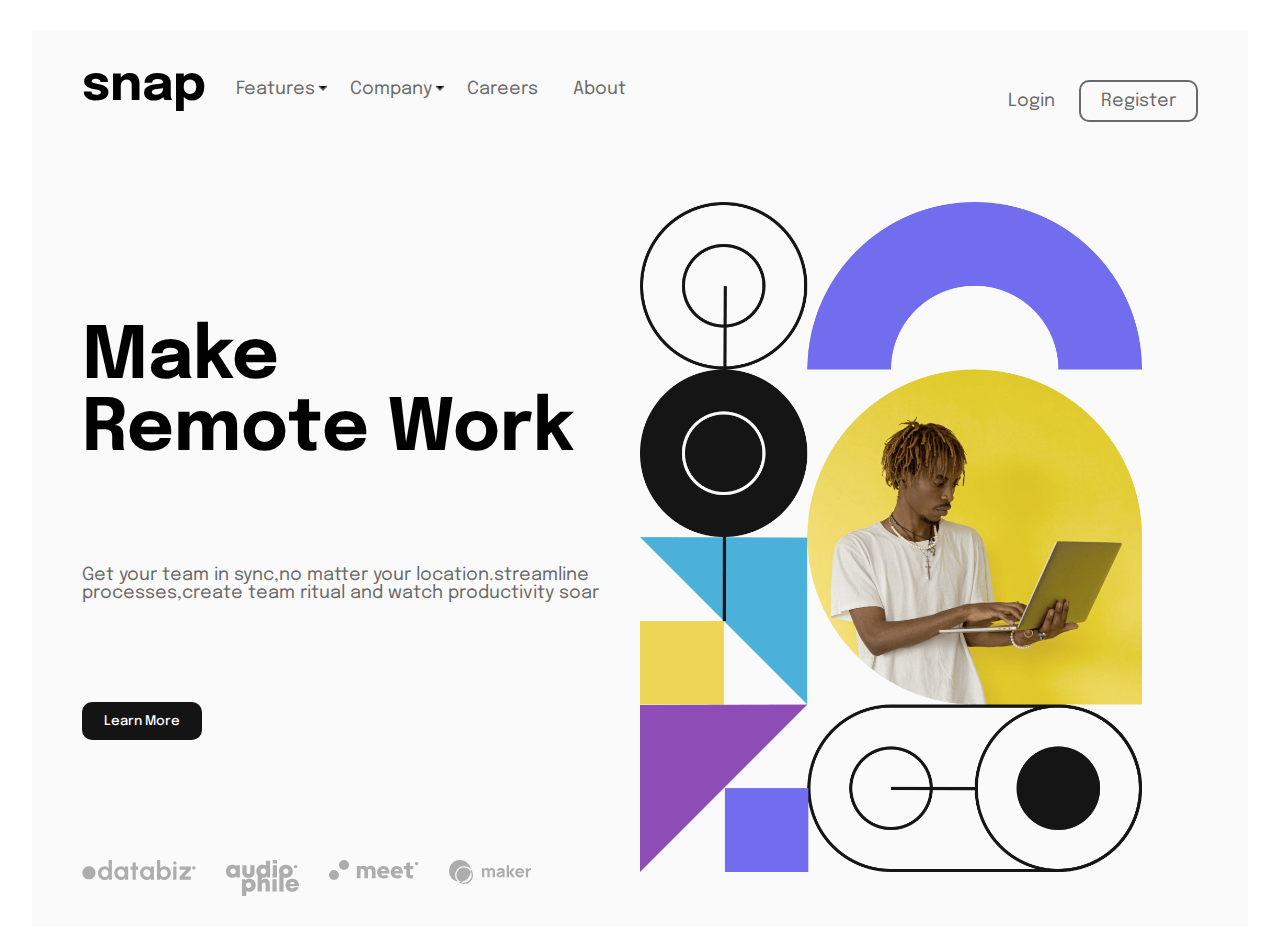
<file: index.html>
<!DOCTYPE html>
<html lang="en">
<head>
  <meta charset="UTF-8">
  <meta http-equiv="X-UA-Compatible" content="IE=edge">
  <meta name="viewport" content="width=device-width, initial-scale=1.0">
  <link rel="stylesheet" href="style.css">
  <link href="https://fonts.googleapis.com/css2?family=Epilogue:ital,wght@0,500;0,700;1,500;1,700&family=Outfit:wght@400;700&display=swap" rel="stylesheet">
  <title>Intro Section with Dropdown Navigation</title>
</head>
<body>
  <div class="container">
    <header id="header">
      <div class="logo">snap</div>
      <img class="menu button" style="clear:both;" src="images/icon-menu.svg">
      <img class="cross-menu button" style="clear:both;" src="images/icon-close-menu.svg">
      <nav>
        <ul>
          <li class="list1"><a href="#">Features</a><svg width="10" height="6" xmlns="http://www.w3.org/2000/svg"><path stroke="#686868" stroke-width="1.5" fill="currentColor" d="m1 1 4 4 4-4"/></svg>
          <ul class="subList1">
            <li><svg width="14" height="16" xmlns="http://www.w3.org/2000/svg"><path d="M14 3v12a1 1 0 0 1-1 1H1a1 1 0 0 1-1-1V3a1 1 0 0 1 1-1h1V1a1 1 0 1 1 2 0v1h2V1a1 1 0 1 1 2 0v1h2V1a1 1 0 0 1 2 0v1h1a1 1 0 0 1 1 1Zm-2 3H2v1h10V6Zm0 3H2v1h10V9Zm0 3H2v1h10v-1Z" fill="#726CEE"/></svg><a href="#">Todo List</a></li>
            <li><svg width="16" height="16" xmlns="http://www.w3.org/2000/svg"><path d="M12.667 8.667h-4v4h4v-4ZM11.334 0v1.333H4.667V0h-2v1.333h-1C.75 1.333 0 2.083 0 3v11.333C0 15.25.75 16 1.667 16h12.667C15.25 16 16 15.25 16 14.333V3c0-.917-.75-1.667-1.666-1.667h-1V0h-2Zm3 14.333H1.667V5.5h12.667v8.833Z" fill="#4BB1DA"/></svg><a href="#">Calender</a></li>
            <li><svg width="13" height="17" xmlns="http://www.w3.org/2000/svg"><path d="M6.408 13.916c-3.313 0-6-1.343-6-3 0-.612.371-1.18 1-1.654V7.916a5 5 0 0 1 3.041-4.6 2 2 0 0 1 3.507-1.664 2 2 0 0 1 .411 1.664 5.002 5.002 0 0 1 3.041 4.6v1.346c.629.474 1 1.042 1 1.654 0 1.657-2.687 3-6 3Zm0 1c.694 0 1.352-.066 1.984-.16.004.054.016.105.016.16a2 2 0 0 1-4 0c0-.055.012-.106.016-.16.633.094 1.29.16 1.984.16Z" fill="#EDD556"/></svg><a href="#">Remainders</a></li>
            <li><svg width="16" height="16" xmlns="http://www.w3.org/2000/svg"><path d="M8 0a8 8 0 1 1 0 16A8 8 0 0 1 8 0Zm0 2.133a5.867 5.867 0 1 0 0 11.734A5.867 5.867 0 0 0 8 2.133ZM8 3.2a4.8 4.8 0 1 1 0 9.6 4.8 4.8 0 0 1 0-9.6Zm-.533 2.667a.533.533 0 0 0-.534.533v2.133c0 .295.24.534.534.534h3.2a.533.533 0 0 0 0-1.067H8V6.4a.533.533 0 0 0-.533-.533Z" fill="#8E4CB6"/></svg><a href="#">Planning</a></li>
          </ul>
          </li>
          <li class="list2"><a href="#">Company</a><svg width="10" height="6" xmlns="http://www.w3.org/2000/svg"><path stroke="#686868" stroke-width="1.5" fill="currentColor" d="m1 1 4 4 4-4"/></svg>
           <ul class="subList2">
            <li><a href="#">History</a></li>
            <li><a href="#">Our Team</a></li>
            <li><a href="#">Blog</a></li>
           </ul>
          </li>
          <li class="list4"><a href="#">Careers</a></li>
          <li class="list3"><a href="#">About</a></li>
        </ul>
        <div>
          <button class="left"><a href="#">Login</a></button>
          <button class="right"><a href="#">Register</a></button>
        </div>
      </nav>
    </header>
    <main>
      <section>
        <span>
          <h1>Make</h1><h1>Remote Work</h1>
        </span>
        <p>Get your team in sync,no matter your location.streamline processes,create team ritual 
        and watch productivity soar 
        </p>
        <button>Learn More</button>
        <div class="partner-logo">
          <svg width="114" height="20" xmlns="http://www.w3.org/2000/svg"><path d="M22.887 20c.838 0 1.576-.183 2.213-.55a4.977 4.977 0 0 0 1.584-1.429v1.638h3.195V0h-3.195v8.191A4.848 4.848 0 0 0 25.1 6.756c-.637-.362-1.375-.544-2.213-.544-.951 0-1.842.18-2.67.538-.83.358-1.561.854-2.194 1.487a6.996 6.996 0 0 0-1.486 2.196A6.68 6.68 0 0 0 16 13.106c0 .953.179 1.844.537 2.674.358.83.853 1.562 1.486 2.195a6.989 6.989 0 0 0 2.193 1.488c.83.358 1.72.537 2.671.537Zm.04-3.08a3.42 3.42 0 0 1-1.827-.511 3.826 3.826 0 0 1-1.827-3.303c0-.708.166-1.35.498-1.926a3.9 3.9 0 0 1 1.322-1.383 3.379 3.379 0 0 1 1.834-.518c.672 0 1.272.17 1.8.511.528.341.94.802 1.237 1.383.297.581.445 1.225.445 1.933 0 .7-.148 1.34-.445 1.92a3.53 3.53 0 0 1-1.23 1.383c-.524.34-1.127.511-1.807.511ZM39.294 20c.794 0 1.486-.181 2.075-.544a4.375 4.375 0 0 0 1.434-1.422l.13 1.625h3.209V6.553h-3.195l.144 1.678a5.992 5.992 0 0 0-1.748-1.468c-.685-.385-1.464-.577-2.337-.577-.934 0-1.807.175-2.619.524a6.818 6.818 0 0 0-2.147 1.455c-.62.62-1.1 1.341-1.44 2.163a6.81 6.81 0 0 0-.511 2.634 6.935 6.935 0 0 0 2.042 4.967 7.16 7.16 0 0 0 2.24 1.52c.846.368 1.754.551 2.723.551Zm.091-3.08a3.51 3.51 0 0 1-1.813-.498 4.227 4.227 0 0 1-1.395-1.33 4.049 4.049 0 0 1-.654-1.842c-.061-.734.057-1.4.353-1.998a3.592 3.592 0 0 1 1.264-1.435 3.3 3.3 0 0 1 1.853-.538 3.32 3.32 0 0 1 1.794.498c.532.332.968.776 1.309 1.33.34.555.541 1.173.602 1.855.053.725-.054 1.387-.32 1.986a3.384 3.384 0 0 1-1.172 1.435c-.516.358-1.122.537-1.82.537Zm14.378 2.74V9.75h2.54V6.553h-2.54V2.438h-3.195v4.115H48.63v3.198h1.938v9.908h3.195Zm11.273.34c.795 0 1.486-.181 2.076-.544a4.375 4.375 0 0 0 1.433-1.422l.131 1.625h3.208V6.553H68.69l.145 1.678a5.992 5.992 0 0 0-1.749-1.468c-.685-.385-1.464-.577-2.337-.577-.934 0-1.807.175-2.619.524a6.818 6.818 0 0 0-2.147 1.455c-.62.62-1.1 1.341-1.44 2.163a6.81 6.81 0 0 0-.51 2.634 6.935 6.935 0 0 0 2.042 4.967 7.16 7.16 0 0 0 2.239 1.52c.847.368 1.754.551 2.723.551Zm.092-3.08a3.51 3.51 0 0 1-1.814-.498 4.227 4.227 0 0 1-1.394-1.33 4.049 4.049 0 0 1-.655-1.842c-.06-.734.057-1.4.354-1.998a3.592 3.592 0 0 1 1.263-1.435 3.3 3.3 0 0 1 1.853-.538 3.32 3.32 0 0 1 1.794.498c.532.332.969.776 1.31 1.33.34.555.54 1.173.602 1.855.052.725-.055 1.387-.321 1.986a3.384 3.384 0 0 1-1.172 1.435c-.515.358-1.122.537-1.82.537ZM81.993 20c.96 0 1.857-.18 2.69-.537a6.968 6.968 0 0 0 3.687-3.696 6.774 6.774 0 0 0 .536-2.687c0-1.267-.31-2.423-.93-3.467a7.027 7.027 0 0 0-2.5-2.496c-1.048-.62-2.209-.93-3.483-.93-.82 0-1.547.185-2.18.556a5.15 5.15 0 0 0-1.591 1.448V0h-3.195v19.66h3.195v-1.665a5.15 5.15 0 0 0 1.59 1.448c.634.371 1.36.557 2.18.557Zm-.04-3.093c-.663 0-1.256-.17-1.78-.511a3.53 3.53 0 0 1-1.231-1.383 4.187 4.187 0 0 1-.445-1.933c0-.69.148-1.326.445-1.907a3.58 3.58 0 0 1 1.23-1.39 3.164 3.164 0 0 1 1.782-.517c.672 0 1.287.17 1.846.511.558.341 1.004.802 1.335 1.383.332.58.498 1.221.498 1.92 0 .708-.166 1.35-.498 1.927a3.88 3.88 0 0 1-1.329 1.382 3.435 3.435 0 0 1-1.852.518ZM92.874 4.6c.463 0 .854-.155 1.173-.465.318-.31.478-.701.478-1.173 0-.463-.16-.852-.478-1.166a1.604 1.604 0 0 0-1.172-.472c-.463 0-.856.157-1.179.472a1.563 1.563 0 0 0-.484 1.166c0 .472.161.863.484 1.173.323.31.716.465 1.179.465Zm19 5c.463 0 .854-.155 1.173-.465.318-.31.478-.701.478-1.173 0-.463-.16-.852-.478-1.166a1.604 1.604 0 0 0-1.172-.472c-.463 0-.856.157-1.179.472a1.563 1.563 0 0 0-.484 1.166c0 .472.161.863.484 1.173.323.31.716.465 1.179.465ZM6.979 19.324c1.835 0 3.385-.616 4.65-1.846 1.264-1.23 1.896-2.782 1.896-4.654 0-1.838-.632-3.38-1.897-4.628-1.264-1.248-2.814-1.872-4.65-1.872-1.835 0-3.393.624-4.675 1.872C1.021 9.444.38 10.986.38 12.824c0 1.872.64 3.423 1.922 4.654 1.282 1.23 2.84 1.846 4.676 1.846Zm87.48.335V6.553h-3.195V19.66h3.195Zm14.399 0v-3.198h-6.573l6.573-6.71V6.553H97.675v3.198h6.586l-6.586 6.71v3.198h11.182Z" fill="#ADADAD"/></svg>
          <svg width="73" height="36" xmlns="http://www.w3.org/2000/svg"><path d="M6.476 17.85c1.434 0 2.715-.47 3.726-1.287l.364.87h3.289V5.126h-3.17l-.436.952C9.23 5.238 7.93 4.754 6.476 4.754 2.699 4.754 0 7.467 0 11.28c0 3.825 2.7 6.571 6.476 6.571Zm.568-3.754c-1.593 0-2.764-1.2-2.764-2.807 0-1.598 1.161-2.797 2.764-2.797 1.594 0 2.765 1.2 2.765 2.797 0 1.607-1.171 2.807-2.765 2.807Zm15.422 3.754c3.648 0 6.078-2.243 6.078-5.687V5.138H24.29v6.84c0 1.286-.687 2.064-1.824 2.064-1.136 0-1.837-.765-1.837-2.064v-6.84h-4.254v7.025c0 3.444 2.443 5.687 6.091 5.687Zm14.361.013c1.439 0 2.72-.488 3.725-1.33l.401.914h3.148V.694h-4.205v4.895a5.78 5.78 0 0 0-3.069-.854c-3.79 0-6.489 2.732-6.489 6.557 0 3.826 2.7 6.571 6.49 6.571Zm.57-3.754c-1.594 0-2.765-1.21-2.765-2.816 0-1.608 1.17-2.817 2.764-2.817 1.594 0 2.765 1.21 2.765 2.817 0 1.607-1.171 2.816-2.765 2.816ZM50.99 3.598V0H46.8v3.598h4.19Zm.032 13.848V5.138H46.77v12.308h4.254Zm8.88.404c4.014 0 6.925-2.755 6.925-6.558 0-3.815-2.911-6.557-6.924-6.557-4.027 0-6.925 2.742-6.925 6.557 0 3.803 2.898 6.558 6.925 6.558Zm9.76-9.573c.463 0 .853-.156 1.172-.466.318-.31.478-.7.478-1.173 0-.463-.16-.852-.478-1.166A1.604 1.604 0 0 0 69.663 5c-.463 0-.856.157-1.179.472A1.563 1.563 0 0 0 68 6.638c0 .472.161.863.484 1.173.323.31.716.466 1.179.466Zm-9.76 5.765c-1.55 0-2.663-1.122-2.663-2.75 0-1.627 1.113-2.748 2.664-2.748 1.55 0 2.663 1.131 2.663 2.749 0 1.627-1.112 2.749-2.663 2.749Zm-39.676 21.86v-4.846a5.789 5.789 0 0 0 3.01.817c3.777 0 6.476-2.735 6.476-6.57 0-3.835-2.7-6.558-6.475-6.558-1.468 0-2.775.506-3.79 1.381l-.533-.977h-2.893v16.753h4.205Zm2.442-7.783c-1.594 0-2.765-1.2-2.765-2.816 0-1.617 1.171-2.817 2.765-2.817 1.593 0 2.764 1.2 2.764 2.817 0 1.617-1.18 2.816-2.764 2.816Zm13.25 3.338v-6.573c0-1.58.802-2.49 2.09-2.49 1.11 0 1.61.724 1.61 2.144v6.919h4.253v-7.412c0-3.19-1.822-5.26-4.657-5.26a5.28 5.28 0 0 0-3.297 1.174v-5.255h-4.253v16.753h4.253Zm14.718-13.849V14.01h-4.189v3.598h4.189Zm.033 13.849V19.148h-4.254v12.309h4.254Zm6.929 0V14.704h-4.254v16.753H57.6Zm8.664.404c3.099 0 5.597-1.755 6.466-4.564h-4.233c-.409.72-1.24 1.154-2.233 1.154-1.343 0-2.243-.73-2.52-2.142h9.17c.055-.38.087-.752.087-1.122 0-3.611-2.756-6.442-6.737-6.442-3.876 0-6.708 2.775-6.708 6.548 0 3.76 2.855 6.568 6.708 6.568Zm2.547-7.9h-4.993c.344-1.222 1.206-1.894 2.446-1.894 1.284 0 2.173.664 2.547 1.894Z" fill="#ADADAD"/></svg>
          <svg width="90" height="20" xmlns="http://www.w3.org/2000/svg"><path d="M5 10a5 5 0 1 1 0 10 5 5 0 0 1 0-10ZM15 0a5 5 0 1 1 0 10 5 5 0 0 1 0-10Zm16.515 18.34V9.964c.226-.293.5-.513.824-.66.324-.146.689-.22 1.095-.22.587 0 1.058.205 1.412.614.353.408.53.945.53 1.608v7.034h3.658v-7.543a7.069 7.069 0 0 0-.045-.787c.241-.293.527-.52.858-.683.331-.162.7-.242 1.107-.242.587 0 1.057.204 1.411.613.354.408.53.945.53 1.608v7.034h3.659v-7.543c0-1.435-.433-2.615-1.299-3.54-.865-.926-1.976-1.389-3.33-1.389-.783 0-1.506.147-2.168.44a4.968 4.968 0 0 0-1.716 1.25 4.316 4.316 0 0 0-1.524-1.239 4.504 4.504 0 0 0-2.021-.45c-.557 0-1.088.084-1.592.254-.505.17-.967.424-1.389.763V6.1h-3.658v12.24h3.658Zm23.168.231c.993 0 1.885-.146 2.675-.44.79-.292 1.562-.763 2.315-1.41l-2.416-2.199c-.286.293-.632.52-1.039.683a3.63 3.63 0 0 1-1.355.243c-.692 0-1.294-.182-1.806-.544a3.22 3.22 0 0 1-1.13-1.4h8.514v-.926a7.74 7.74 0 0 0-.452-2.672c-.301-.825-.719-1.531-1.253-2.117A5.875 5.875 0 0 0 56.828 6.4a5.71 5.71 0 0 0-2.416-.509c-.873 0-1.69.162-2.45.486a6.032 6.032 0 0 0-1.976 1.342 6.357 6.357 0 0 0-1.321 2.025 6.418 6.418 0 0 0-.486 2.487c0 .88.17 1.709.508 2.488a6.378 6.378 0 0 0 1.378 2.024 6.268 6.268 0 0 0 2.066 1.343 6.717 6.717 0 0 0 2.552.485Zm2.167-7.682h-4.99c.18-.617.49-1.095.926-1.434.436-.34.956-.51 1.558-.51.587 0 1.103.178 1.547.533.444.355.764.825.96 1.411Zm11.268 7.682c.994 0 1.885-.146 2.676-.44.79-.292 1.562-.763 2.314-1.41l-2.416-2.199c-.286.293-.632.52-1.039.683a3.63 3.63 0 0 1-1.354.243c-.693 0-1.295-.182-1.807-.544a3.22 3.22 0 0 1-1.129-1.4h8.513v-.926a7.74 7.74 0 0 0-.452-2.672c-.3-.825-.718-1.531-1.253-2.117A5.875 5.875 0 0 0 70.263 6.4a5.71 5.71 0 0 0-2.416-.509c-.873 0-1.69.162-2.45.486a6.032 6.032 0 0 0-1.976 1.342 6.357 6.357 0 0 0-1.32 2.025 6.418 6.418 0 0 0-.486 2.487c0 .88.17 1.709.508 2.488a6.378 6.378 0 0 0 1.377 2.024 6.268 6.268 0 0 0 2.066 1.343 6.717 6.717 0 0 0 2.552.485Zm2.168-7.682h-4.99c.18-.617.489-1.095.925-1.434.437-.34.956-.51 1.558-.51.587 0 1.103.178 1.547.533.444.355.764.825.96 1.411Zm11.335 7.613c.346 0 .775-.035 1.287-.104a7.37 7.37 0 0 0 1.265-.266V15.1c-.301.092-.58.158-.836.196a5.456 5.456 0 0 1-.813.058c-.587 0-.997-.112-1.23-.335-.234-.224-.35-.606-.35-1.146v-4.65h3.342V6.1h-3.342V2.143l-3.658.81V6.1H74.87v3.123h2.416v5.392c0 1.28.365 2.248 1.095 2.904.73.655 1.81.983 3.24.983Zm6.042-13.225c.462 0 .853-.156 1.172-.466.318-.31.478-.7.478-1.173 0-.463-.16-.852-.478-1.166A1.604 1.604 0 0 0 87.663 2c-.463 0-.856.157-1.179.472A1.563 1.563 0 0 0 86 3.638c0 .472.161.863.484 1.173.323.31.716.466 1.179.466Z" fill="#ADADAD" fill-rule="evenodd"/></svg>
          <svg width="83" height="24" xmlns="http://www.w3.org/2000/svg"><path d="M35.276 17.143V11.76c0-.51.141-.925.424-1.246.282-.321.656-.482 1.123-.482.488 0 .87.164 1.148.49.277.326.415.783.415 1.37v5.25h2.238V11.76c0-.34.065-.64.194-.9.129-.261.308-.464.539-.61.23-.145.502-.218.814-.218.489 0 .871.164 1.148.49.277.326.416.783.416 1.37v5.25h2.238V11.3c0-.971-.26-1.757-.778-2.358-.518-.6-1.285-.9-2.3-.9-.592 0-1.131.13-1.616.39-.486.26-.873.624-1.16 1.09l.062-.096-.037-.07a2.632 2.632 0 0 0-.687-.768l-.145-.103c-.447-.296-1.02-.444-1.716-.444-.609 0-1.159.134-1.65.403-.327.18-.61.401-.848.666l-.102.12v-.975h-1.975v8.887h2.255Zm15.305.247c.768 0 1.403-.133 1.905-.4.39-.206.76-.514 1.109-.921l.014-.018v1.092h1.958v-5.431c0-.406-.016-.773-.049-1.103a2.653 2.653 0 0 0-.313-.987 2.61 2.61 0 0 0-1.382-1.25c-.609-.242-1.306-.363-2.09-.363-1.07 0-1.915.23-2.534.691a3.434 3.434 0 0 0-1.268 1.794l2.025.642c.142-.406.392-.688.748-.848.357-.159.7-.238 1.029-.238.592 0 1.015.123 1.267.37.177.173.292.414.345.724l.015.116-.357.053-.366.055-.353.052c-.576.085-1.091.174-1.547.267-.455.094-.847.2-1.176.321-.478.176-.858.394-1.14.654-.283.261-.487.561-.613.901a3.22 3.22 0 0 0-.19 1.128c0 .493.114.945.342 1.353.228.409.562.735 1.004.98.442.244.98.366 1.617.366Zm.477-1.761c-.258 0-.48-.039-.666-.115a.953.953 0 0 1-.432-.334.89.89 0 0 1-.153-.522c0-.148.032-.283.095-.403.063-.121.162-.232.296-.334.135-.101.312-.196.531-.284.192-.07.414-.137.667-.197.252-.06.584-.128.995-.202.257-.046.564-.1.92-.16l.03-.004v.007a15.73 15.73 0 0 1-.014.333l-.01.186c-.02.321-.086.603-.202.844-.06.126-.174.282-.341.469a2.32 2.32 0 0 1-.675.498c-.282.145-.63.218-1.04.218Zm8.92 1.514v-4.279l3.077 4.279h2.913l-3.423-4.444 3.21-4.443H62.99l-3.012 4.279V5.294h-2.271l-.017 11.849h2.288Zm14.968-3.818c.093-1.075-.017-2.01-.33-2.806-.312-.796-.795-1.413-1.448-1.852-.652-.438-1.445-.658-2.378-.658-.877 0-1.654.199-2.328.597a4.192 4.192 0 0 0-1.589 1.674c-.384.719-.576 1.564-.576 2.535 0 .888.197 1.677.589 2.365a4.244 4.244 0 0 0 1.63 1.621c.693.393 1.495.589 2.406.589.856 0 1.644-.225 2.366-.675a3.937 3.937 0 0 0 1.584-1.893l-2.239-.641c-.164.362-.403.639-.715.83-.313.193-.689.289-1.128.289-.696 0-1.224-.227-1.584-.68-.248-.313-.411-.716-.488-1.21l-.012-.085h6.24Zm-2.265-1.662h-3.915l.016-.076c.077-.323.191-.6.345-.83l.08-.11c.359-.464.92-.696 1.682-.696.653 0 1.123.199 1.411.597.177.244.3.585.368 1.022l.013.093Zm6.37 5.48V12.6c0-.34.047-.646.14-.918a2.02 2.02 0 0 1 .412-.707c.181-.2.403-.361.667-.482.263-.126.558-.201.884-.226.327-.025.613.001.86.078v-2.09a4.173 4.173 0 0 0-.806-.02c-.27.019-.53.065-.782.14a2.869 2.869 0 0 0-.7.308c-.28.164-.515.373-.707.625a3.2 3.2 0 0 0-.212.316l-.035.063V8.256h-1.975v8.887h2.255ZM10.972 0c5.466 0 9.999 3.997 10.834 9.228A8.914 8.914 0 0 1 9.228 21.805C3.998 20.97 0 16.438 0 10.971 0 4.912 4.912 0 10.97 0Zm4.099 6.171a8.914 8.914 0 0 0-5.842 15.634 11.095 11.095 0 0 0 2.639.102 7.543 7.543 0 0 1 3.226-14.364 7.55 7.55 0 0 1 6.813 4.322 10.972 10.972 0 0 1-10.04 10.042 7.543 7.543 0 0 0 10.04-10.042 11.052 11.052 0 0 0-.1-2.637 8.892 8.892 0 0 0-6.736-3.057Z" fill="#ADADAD"/></svg>
        </div>
      </section>
      <section>
        <img class="desktop" src="images/image-hero-desktop.png">
        <img class="mobile" src="images/image-hero-mobile.png">
      </section>
    </main>
  
  </div>
   <script src="script.js"></script> 
</body>
</html>
</file>
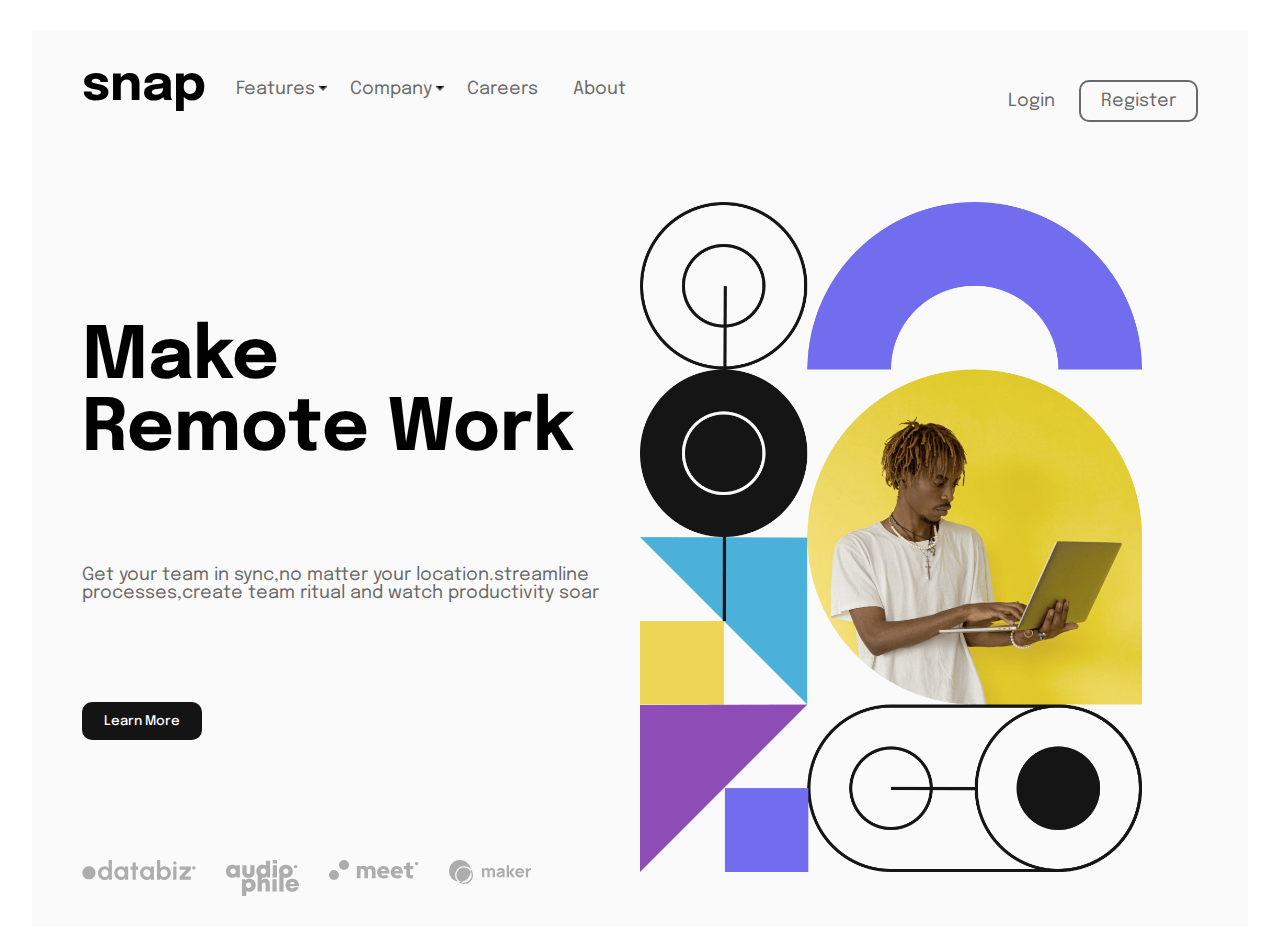
<file: intro-section.html>
<!DOCTYPE html>
<html lang="en">
<head>
  <meta charset="UTF-8">
  <meta http-equiv="X-UA-Compatible" content="IE=edge">
  <meta name="viewport" content="width=device-width, initial-scale=1.0">
  <link rel="stylesheet" href="intro-section.css">
  <link href="https://fonts.googleapis.com/css2?family=Epilogue:ital,wght@0,500;0,700;1,500;1,700&family=Outfit:wght@400;700&display=swap" rel="stylesheet">
  <title>Intro Section with Dropdown Navigation</title>
</head>
<body>
  <div class="container">
    <header id="header">
      <div class="logo">snap</div>
      <img class="menu button" style="clear:both;" src="images/icon-menu.svg">
      <img class="cross-menu button" style="clear:both;" src="images/icon-close-menu.svg">
      <nav>
        <ul>
          <li class="list1"><a href="#">Features</a><svg width="10" height="6" xmlns="http://www.w3.org/2000/svg"><path stroke="#686868" stroke-width="1.5" fill="currentColor" d="m1 1 4 4 4-4"/></svg>
          <ul class="subList1">
            <li><svg width="14" height="16" xmlns="http://www.w3.org/2000/svg"><path d="M14 3v12a1 1 0 0 1-1 1H1a1 1 0 0 1-1-1V3a1 1 0 0 1 1-1h1V1a1 1 0 1 1 2 0v1h2V1a1 1 0 1 1 2 0v1h2V1a1 1 0 0 1 2 0v1h1a1 1 0 0 1 1 1Zm-2 3H2v1h10V6Zm0 3H2v1h10V9Zm0 3H2v1h10v-1Z" fill="#726CEE"/></svg><a href="#">Todo List</a></li>
            <li><svg width="16" height="16" xmlns="http://www.w3.org/2000/svg"><path d="M12.667 8.667h-4v4h4v-4ZM11.334 0v1.333H4.667V0h-2v1.333h-1C.75 1.333 0 2.083 0 3v11.333C0 15.25.75 16 1.667 16h12.667C15.25 16 16 15.25 16 14.333V3c0-.917-.75-1.667-1.666-1.667h-1V0h-2Zm3 14.333H1.667V5.5h12.667v8.833Z" fill="#4BB1DA"/></svg><a href="#">Calender</a></li>
            <li><svg width="13" height="17" xmlns="http://www.w3.org/2000/svg"><path d="M6.408 13.916c-3.313 0-6-1.343-6-3 0-.612.371-1.18 1-1.654V7.916a5 5 0 0 1 3.041-4.6 2 2 0 0 1 3.507-1.664 2 2 0 0 1 .411 1.664 5.002 5.002 0 0 1 3.041 4.6v1.346c.629.474 1 1.042 1 1.654 0 1.657-2.687 3-6 3Zm0 1c.694 0 1.352-.066 1.984-.16.004.054.016.105.016.16a2 2 0 0 1-4 0c0-.055.012-.106.016-.16.633.094 1.29.16 1.984.16Z" fill="#EDD556"/></svg><a href="#">Remainders</a></li>
            <li><svg width="16" height="16" xmlns="http://www.w3.org/2000/svg"><path d="M8 0a8 8 0 1 1 0 16A8 8 0 0 1 8 0Zm0 2.133a5.867 5.867 0 1 0 0 11.734A5.867 5.867 0 0 0 8 2.133ZM8 3.2a4.8 4.8 0 1 1 0 9.6 4.8 4.8 0 0 1 0-9.6Zm-.533 2.667a.533.533 0 0 0-.534.533v2.133c0 .295.24.534.534.534h3.2a.533.533 0 0 0 0-1.067H8V6.4a.533.533 0 0 0-.533-.533Z" fill="#8E4CB6"/></svg><a href="#">Planning</a></li>
          </ul>
          </li>
          <li class="list2"><a href="#">Company</a><svg width="10" height="6" xmlns="http://www.w3.org/2000/svg"><path stroke="#686868" stroke-width="1.5" fill="currentColor" d="m1 1 4 4 4-4"/></svg>
           <ul class="subList2">
            <li><a href="#">History</a></li>
            <li><a href="#">Our Team</a></li>
            <li><a href="#">Blog</a></li>
           </ul>
          </li>
          <li class="list4"><a href="#">Careers</a></li>
          <li class="list3"><a href="#">About</a></li>
        </ul>
        <div>
          <button class="left"><a href="#">Login</a></button>
          <button class="right"><a href="#">Register</a></button>
        </div>
      </nav>
    </header>
    <main>
      <section>
        <span>
          <h1>Make</h1><h1>Remote Work</h1>
        </span>
        <p>Get your team in sync,no matter your location.streamline processes,create team ritual 
        and watch productivity soar 
        </p>
        <button>Learn More</button>
        <div class="partner-logo">
          <svg width="114" height="20" xmlns="http://www.w3.org/2000/svg"><path d="M22.887 20c.838 0 1.576-.183 2.213-.55a4.977 4.977 0 0 0 1.584-1.429v1.638h3.195V0h-3.195v8.191A4.848 4.848 0 0 0 25.1 6.756c-.637-.362-1.375-.544-2.213-.544-.951 0-1.842.18-2.67.538-.83.358-1.561.854-2.194 1.487a6.996 6.996 0 0 0-1.486 2.196A6.68 6.68 0 0 0 16 13.106c0 .953.179 1.844.537 2.674.358.83.853 1.562 1.486 2.195a6.989 6.989 0 0 0 2.193 1.488c.83.358 1.72.537 2.671.537Zm.04-3.08a3.42 3.42 0 0 1-1.827-.511 3.826 3.826 0 0 1-1.827-3.303c0-.708.166-1.35.498-1.926a3.9 3.9 0 0 1 1.322-1.383 3.379 3.379 0 0 1 1.834-.518c.672 0 1.272.17 1.8.511.528.341.94.802 1.237 1.383.297.581.445 1.225.445 1.933 0 .7-.148 1.34-.445 1.92a3.53 3.53 0 0 1-1.23 1.383c-.524.34-1.127.511-1.807.511ZM39.294 20c.794 0 1.486-.181 2.075-.544a4.375 4.375 0 0 0 1.434-1.422l.13 1.625h3.209V6.553h-3.195l.144 1.678a5.992 5.992 0 0 0-1.748-1.468c-.685-.385-1.464-.577-2.337-.577-.934 0-1.807.175-2.619.524a6.818 6.818 0 0 0-2.147 1.455c-.62.62-1.1 1.341-1.44 2.163a6.81 6.81 0 0 0-.511 2.634 6.935 6.935 0 0 0 2.042 4.967 7.16 7.16 0 0 0 2.24 1.52c.846.368 1.754.551 2.723.551Zm.091-3.08a3.51 3.51 0 0 1-1.813-.498 4.227 4.227 0 0 1-1.395-1.33 4.049 4.049 0 0 1-.654-1.842c-.061-.734.057-1.4.353-1.998a3.592 3.592 0 0 1 1.264-1.435 3.3 3.3 0 0 1 1.853-.538 3.32 3.32 0 0 1 1.794.498c.532.332.968.776 1.309 1.33.34.555.541 1.173.602 1.855.053.725-.054 1.387-.32 1.986a3.384 3.384 0 0 1-1.172 1.435c-.516.358-1.122.537-1.82.537Zm14.378 2.74V9.75h2.54V6.553h-2.54V2.438h-3.195v4.115H48.63v3.198h1.938v9.908h3.195Zm11.273.34c.795 0 1.486-.181 2.076-.544a4.375 4.375 0 0 0 1.433-1.422l.131 1.625h3.208V6.553H68.69l.145 1.678a5.992 5.992 0 0 0-1.749-1.468c-.685-.385-1.464-.577-2.337-.577-.934 0-1.807.175-2.619.524a6.818 6.818 0 0 0-2.147 1.455c-.62.62-1.1 1.341-1.44 2.163a6.81 6.81 0 0 0-.51 2.634 6.935 6.935 0 0 0 2.042 4.967 7.16 7.16 0 0 0 2.239 1.52c.847.368 1.754.551 2.723.551Zm.092-3.08a3.51 3.51 0 0 1-1.814-.498 4.227 4.227 0 0 1-1.394-1.33 4.049 4.049 0 0 1-.655-1.842c-.06-.734.057-1.4.354-1.998a3.592 3.592 0 0 1 1.263-1.435 3.3 3.3 0 0 1 1.853-.538 3.32 3.32 0 0 1 1.794.498c.532.332.969.776 1.31 1.33.34.555.54 1.173.602 1.855.052.725-.055 1.387-.321 1.986a3.384 3.384 0 0 1-1.172 1.435c-.515.358-1.122.537-1.82.537ZM81.993 20c.96 0 1.857-.18 2.69-.537a6.968 6.968 0 0 0 3.687-3.696 6.774 6.774 0 0 0 .536-2.687c0-1.267-.31-2.423-.93-3.467a7.027 7.027 0 0 0-2.5-2.496c-1.048-.62-2.209-.93-3.483-.93-.82 0-1.547.185-2.18.556a5.15 5.15 0 0 0-1.591 1.448V0h-3.195v19.66h3.195v-1.665a5.15 5.15 0 0 0 1.59 1.448c.634.371 1.36.557 2.18.557Zm-.04-3.093c-.663 0-1.256-.17-1.78-.511a3.53 3.53 0 0 1-1.231-1.383 4.187 4.187 0 0 1-.445-1.933c0-.69.148-1.326.445-1.907a3.58 3.58 0 0 1 1.23-1.39 3.164 3.164 0 0 1 1.782-.517c.672 0 1.287.17 1.846.511.558.341 1.004.802 1.335 1.383.332.58.498 1.221.498 1.92 0 .708-.166 1.35-.498 1.927a3.88 3.88 0 0 1-1.329 1.382 3.435 3.435 0 0 1-1.852.518ZM92.874 4.6c.463 0 .854-.155 1.173-.465.318-.31.478-.701.478-1.173 0-.463-.16-.852-.478-1.166a1.604 1.604 0 0 0-1.172-.472c-.463 0-.856.157-1.179.472a1.563 1.563 0 0 0-.484 1.166c0 .472.161.863.484 1.173.323.31.716.465 1.179.465Zm19 5c.463 0 .854-.155 1.173-.465.318-.31.478-.701.478-1.173 0-.463-.16-.852-.478-1.166a1.604 1.604 0 0 0-1.172-.472c-.463 0-.856.157-1.179.472a1.563 1.563 0 0 0-.484 1.166c0 .472.161.863.484 1.173.323.31.716.465 1.179.465ZM6.979 19.324c1.835 0 3.385-.616 4.65-1.846 1.264-1.23 1.896-2.782 1.896-4.654 0-1.838-.632-3.38-1.897-4.628-1.264-1.248-2.814-1.872-4.65-1.872-1.835 0-3.393.624-4.675 1.872C1.021 9.444.38 10.986.38 12.824c0 1.872.64 3.423 1.922 4.654 1.282 1.23 2.84 1.846 4.676 1.846Zm87.48.335V6.553h-3.195V19.66h3.195Zm14.399 0v-3.198h-6.573l6.573-6.71V6.553H97.675v3.198h6.586l-6.586 6.71v3.198h11.182Z" fill="#ADADAD"/></svg>
          <svg width="73" height="36" xmlns="http://www.w3.org/2000/svg"><path d="M6.476 17.85c1.434 0 2.715-.47 3.726-1.287l.364.87h3.289V5.126h-3.17l-.436.952C9.23 5.238 7.93 4.754 6.476 4.754 2.699 4.754 0 7.467 0 11.28c0 3.825 2.7 6.571 6.476 6.571Zm.568-3.754c-1.593 0-2.764-1.2-2.764-2.807 0-1.598 1.161-2.797 2.764-2.797 1.594 0 2.765 1.2 2.765 2.797 0 1.607-1.171 2.807-2.765 2.807Zm15.422 3.754c3.648 0 6.078-2.243 6.078-5.687V5.138H24.29v6.84c0 1.286-.687 2.064-1.824 2.064-1.136 0-1.837-.765-1.837-2.064v-6.84h-4.254v7.025c0 3.444 2.443 5.687 6.091 5.687Zm14.361.013c1.439 0 2.72-.488 3.725-1.33l.401.914h3.148V.694h-4.205v4.895a5.78 5.78 0 0 0-3.069-.854c-3.79 0-6.489 2.732-6.489 6.557 0 3.826 2.7 6.571 6.49 6.571Zm.57-3.754c-1.594 0-2.765-1.21-2.765-2.816 0-1.608 1.17-2.817 2.764-2.817 1.594 0 2.765 1.21 2.765 2.817 0 1.607-1.171 2.816-2.765 2.816ZM50.99 3.598V0H46.8v3.598h4.19Zm.032 13.848V5.138H46.77v12.308h4.254Zm8.88.404c4.014 0 6.925-2.755 6.925-6.558 0-3.815-2.911-6.557-6.924-6.557-4.027 0-6.925 2.742-6.925 6.557 0 3.803 2.898 6.558 6.925 6.558Zm9.76-9.573c.463 0 .853-.156 1.172-.466.318-.31.478-.7.478-1.173 0-.463-.16-.852-.478-1.166A1.604 1.604 0 0 0 69.663 5c-.463 0-.856.157-1.179.472A1.563 1.563 0 0 0 68 6.638c0 .472.161.863.484 1.173.323.31.716.466 1.179.466Zm-9.76 5.765c-1.55 0-2.663-1.122-2.663-2.75 0-1.627 1.113-2.748 2.664-2.748 1.55 0 2.663 1.131 2.663 2.749 0 1.627-1.112 2.749-2.663 2.749Zm-39.676 21.86v-4.846a5.789 5.789 0 0 0 3.01.817c3.777 0 6.476-2.735 6.476-6.57 0-3.835-2.7-6.558-6.475-6.558-1.468 0-2.775.506-3.79 1.381l-.533-.977h-2.893v16.753h4.205Zm2.442-7.783c-1.594 0-2.765-1.2-2.765-2.816 0-1.617 1.171-2.817 2.765-2.817 1.593 0 2.764 1.2 2.764 2.817 0 1.617-1.18 2.816-2.764 2.816Zm13.25 3.338v-6.573c0-1.58.802-2.49 2.09-2.49 1.11 0 1.61.724 1.61 2.144v6.919h4.253v-7.412c0-3.19-1.822-5.26-4.657-5.26a5.28 5.28 0 0 0-3.297 1.174v-5.255h-4.253v16.753h4.253Zm14.718-13.849V14.01h-4.189v3.598h4.189Zm.033 13.849V19.148h-4.254v12.309h4.254Zm6.929 0V14.704h-4.254v16.753H57.6Zm8.664.404c3.099 0 5.597-1.755 6.466-4.564h-4.233c-.409.72-1.24 1.154-2.233 1.154-1.343 0-2.243-.73-2.52-2.142h9.17c.055-.38.087-.752.087-1.122 0-3.611-2.756-6.442-6.737-6.442-3.876 0-6.708 2.775-6.708 6.548 0 3.76 2.855 6.568 6.708 6.568Zm2.547-7.9h-4.993c.344-1.222 1.206-1.894 2.446-1.894 1.284 0 2.173.664 2.547 1.894Z" fill="#ADADAD"/></svg>
          <svg width="90" height="20" xmlns="http://www.w3.org/2000/svg"><path d="M5 10a5 5 0 1 1 0 10 5 5 0 0 1 0-10ZM15 0a5 5 0 1 1 0 10 5 5 0 0 1 0-10Zm16.515 18.34V9.964c.226-.293.5-.513.824-.66.324-.146.689-.22 1.095-.22.587 0 1.058.205 1.412.614.353.408.53.945.53 1.608v7.034h3.658v-7.543a7.069 7.069 0 0 0-.045-.787c.241-.293.527-.52.858-.683.331-.162.7-.242 1.107-.242.587 0 1.057.204 1.411.613.354.408.53.945.53 1.608v7.034h3.659v-7.543c0-1.435-.433-2.615-1.299-3.54-.865-.926-1.976-1.389-3.33-1.389-.783 0-1.506.147-2.168.44a4.968 4.968 0 0 0-1.716 1.25 4.316 4.316 0 0 0-1.524-1.239 4.504 4.504 0 0 0-2.021-.45c-.557 0-1.088.084-1.592.254-.505.17-.967.424-1.389.763V6.1h-3.658v12.24h3.658Zm23.168.231c.993 0 1.885-.146 2.675-.44.79-.292 1.562-.763 2.315-1.41l-2.416-2.199c-.286.293-.632.52-1.039.683a3.63 3.63 0 0 1-1.355.243c-.692 0-1.294-.182-1.806-.544a3.22 3.22 0 0 1-1.13-1.4h8.514v-.926a7.74 7.74 0 0 0-.452-2.672c-.301-.825-.719-1.531-1.253-2.117A5.875 5.875 0 0 0 56.828 6.4a5.71 5.71 0 0 0-2.416-.509c-.873 0-1.69.162-2.45.486a6.032 6.032 0 0 0-1.976 1.342 6.357 6.357 0 0 0-1.321 2.025 6.418 6.418 0 0 0-.486 2.487c0 .88.17 1.709.508 2.488a6.378 6.378 0 0 0 1.378 2.024 6.268 6.268 0 0 0 2.066 1.343 6.717 6.717 0 0 0 2.552.485Zm2.167-7.682h-4.99c.18-.617.49-1.095.926-1.434.436-.34.956-.51 1.558-.51.587 0 1.103.178 1.547.533.444.355.764.825.96 1.411Zm11.268 7.682c.994 0 1.885-.146 2.676-.44.79-.292 1.562-.763 2.314-1.41l-2.416-2.199c-.286.293-.632.52-1.039.683a3.63 3.63 0 0 1-1.354.243c-.693 0-1.295-.182-1.807-.544a3.22 3.22 0 0 1-1.129-1.4h8.513v-.926a7.74 7.74 0 0 0-.452-2.672c-.3-.825-.718-1.531-1.253-2.117A5.875 5.875 0 0 0 70.263 6.4a5.71 5.71 0 0 0-2.416-.509c-.873 0-1.69.162-2.45.486a6.032 6.032 0 0 0-1.976 1.342 6.357 6.357 0 0 0-1.32 2.025 6.418 6.418 0 0 0-.486 2.487c0 .88.17 1.709.508 2.488a6.378 6.378 0 0 0 1.377 2.024 6.268 6.268 0 0 0 2.066 1.343 6.717 6.717 0 0 0 2.552.485Zm2.168-7.682h-4.99c.18-.617.489-1.095.925-1.434.437-.34.956-.51 1.558-.51.587 0 1.103.178 1.547.533.444.355.764.825.96 1.411Zm11.335 7.613c.346 0 .775-.035 1.287-.104a7.37 7.37 0 0 0 1.265-.266V15.1c-.301.092-.58.158-.836.196a5.456 5.456 0 0 1-.813.058c-.587 0-.997-.112-1.23-.335-.234-.224-.35-.606-.35-1.146v-4.65h3.342V6.1h-3.342V2.143l-3.658.81V6.1H74.87v3.123h2.416v5.392c0 1.28.365 2.248 1.095 2.904.73.655 1.81.983 3.24.983Zm6.042-13.225c.462 0 .853-.156 1.172-.466.318-.31.478-.7.478-1.173 0-.463-.16-.852-.478-1.166A1.604 1.604 0 0 0 87.663 2c-.463 0-.856.157-1.179.472A1.563 1.563 0 0 0 86 3.638c0 .472.161.863.484 1.173.323.31.716.466 1.179.466Z" fill="#ADADAD" fill-rule="evenodd"/></svg>
          <svg width="83" height="24" xmlns="http://www.w3.org/2000/svg"><path d="M35.276 17.143V11.76c0-.51.141-.925.424-1.246.282-.321.656-.482 1.123-.482.488 0 .87.164 1.148.49.277.326.415.783.415 1.37v5.25h2.238V11.76c0-.34.065-.64.194-.9.129-.261.308-.464.539-.61.23-.145.502-.218.814-.218.489 0 .871.164 1.148.49.277.326.416.783.416 1.37v5.25h2.238V11.3c0-.971-.26-1.757-.778-2.358-.518-.6-1.285-.9-2.3-.9-.592 0-1.131.13-1.616.39-.486.26-.873.624-1.16 1.09l.062-.096-.037-.07a2.632 2.632 0 0 0-.687-.768l-.145-.103c-.447-.296-1.02-.444-1.716-.444-.609 0-1.159.134-1.65.403-.327.18-.61.401-.848.666l-.102.12v-.975h-1.975v8.887h2.255Zm15.305.247c.768 0 1.403-.133 1.905-.4.39-.206.76-.514 1.109-.921l.014-.018v1.092h1.958v-5.431c0-.406-.016-.773-.049-1.103a2.653 2.653 0 0 0-.313-.987 2.61 2.61 0 0 0-1.382-1.25c-.609-.242-1.306-.363-2.09-.363-1.07 0-1.915.23-2.534.691a3.434 3.434 0 0 0-1.268 1.794l2.025.642c.142-.406.392-.688.748-.848.357-.159.7-.238 1.029-.238.592 0 1.015.123 1.267.37.177.173.292.414.345.724l.015.116-.357.053-.366.055-.353.052c-.576.085-1.091.174-1.547.267-.455.094-.847.2-1.176.321-.478.176-.858.394-1.14.654-.283.261-.487.561-.613.901a3.22 3.22 0 0 0-.19 1.128c0 .493.114.945.342 1.353.228.409.562.735 1.004.98.442.244.98.366 1.617.366Zm.477-1.761c-.258 0-.48-.039-.666-.115a.953.953 0 0 1-.432-.334.89.89 0 0 1-.153-.522c0-.148.032-.283.095-.403.063-.121.162-.232.296-.334.135-.101.312-.196.531-.284.192-.07.414-.137.667-.197.252-.06.584-.128.995-.202.257-.046.564-.1.92-.16l.03-.004v.007a15.73 15.73 0 0 1-.014.333l-.01.186c-.02.321-.086.603-.202.844-.06.126-.174.282-.341.469a2.32 2.32 0 0 1-.675.498c-.282.145-.63.218-1.04.218Zm8.92 1.514v-4.279l3.077 4.279h2.913l-3.423-4.444 3.21-4.443H62.99l-3.012 4.279V5.294h-2.271l-.017 11.849h2.288Zm14.968-3.818c.093-1.075-.017-2.01-.33-2.806-.312-.796-.795-1.413-1.448-1.852-.652-.438-1.445-.658-2.378-.658-.877 0-1.654.199-2.328.597a4.192 4.192 0 0 0-1.589 1.674c-.384.719-.576 1.564-.576 2.535 0 .888.197 1.677.589 2.365a4.244 4.244 0 0 0 1.63 1.621c.693.393 1.495.589 2.406.589.856 0 1.644-.225 2.366-.675a3.937 3.937 0 0 0 1.584-1.893l-2.239-.641c-.164.362-.403.639-.715.83-.313.193-.689.289-1.128.289-.696 0-1.224-.227-1.584-.68-.248-.313-.411-.716-.488-1.21l-.012-.085h6.24Zm-2.265-1.662h-3.915l.016-.076c.077-.323.191-.6.345-.83l.08-.11c.359-.464.92-.696 1.682-.696.653 0 1.123.199 1.411.597.177.244.3.585.368 1.022l.013.093Zm6.37 5.48V12.6c0-.34.047-.646.14-.918a2.02 2.02 0 0 1 .412-.707c.181-.2.403-.361.667-.482.263-.126.558-.201.884-.226.327-.025.613.001.86.078v-2.09a4.173 4.173 0 0 0-.806-.02c-.27.019-.53.065-.782.14a2.869 2.869 0 0 0-.7.308c-.28.164-.515.373-.707.625a3.2 3.2 0 0 0-.212.316l-.035.063V8.256h-1.975v8.887h2.255ZM10.972 0c5.466 0 9.999 3.997 10.834 9.228A8.914 8.914 0 0 1 9.228 21.805C3.998 20.97 0 16.438 0 10.971 0 4.912 4.912 0 10.97 0Zm4.099 6.171a8.914 8.914 0 0 0-5.842 15.634 11.095 11.095 0 0 0 2.639.102 7.543 7.543 0 0 1 3.226-14.364 7.55 7.55 0 0 1 6.813 4.322 10.972 10.972 0 0 1-10.04 10.042 7.543 7.543 0 0 0 10.04-10.042 11.052 11.052 0 0 0-.1-2.637 8.892 8.892 0 0 0-6.736-3.057Z" fill="#ADADAD"/></svg>
        </div>
      </section>
      <section>
        <img class="desktop" src="images/image-hero-desktop.png">
        <img class="mobile" src="images/image-hero-mobile.png">
      </section>
    </main>
  
  </div>
   <script src="intro-section.js"></script> 
</body>
</html>
</file>
<file: style.css>
*{
  margin:0;
  padding:0;
  box-sizing: border-box;
  font-family: 'Epilogue',sans-serif;
}
body{
  width:100vw;
  height:100vh;
  overflow-x:hidden;
}
.container{
  background-color: hsl(0,0%,98%);
  margin:30px auto;
  max-width: 14440px;
  width:95%;
  padding: 30px 50px;
}
header{
  margin-bottom: 200px;
}
header .logo{
  float:left;
  margin-right: 30px;
  font-size: 50px;
  font-weight: 700;
}
header nav{
  display:flex;
  justify-content: space-between;
}
header nav ul{
  display:flex;
  flex-direction: row;
  justify-content: space-between;
  list-style: none;
  margin-top: 20px;
}
li.list1{
  position:relative;
}
li.list1 a:hover,li.list2 a:hover{
  color:hsl(0,0%,8%);
}

li.list1 a:hover + svg ,li.list2 a:hover + svg{
  transform: rotate(180deg);
  color:hsl(0,0%,8%);
}
ul.subList1{
  width:190px;
  height:190px;
  display:flex;
  flex-direction:column;
  background: hsl(0,0%,100%);
  padding: 25px 15px;
  border-radius: 10px;
  box-shadow: 5px 5px 5px 5px rgba(0,0,0,0.1);
  display:none;
  position:absolute;
  right:0;
}
li.list1:hover .subList1, li.list2:hover .subList2{
  display:block;
}
ul.subList1 li{
  margin-bottom: 20px;
  text-align: center;
  position: relative;
}
ul.subList1 li a{
  text-decoration: none;
  font-size: 18px;
  margin-left:40px;
}
ul.subList1 li svg{
  position:absolute;
  top:0;
  left:0;
}
li.list2{
  position:relative;
}
ul.subList2{
  width:150px;
  display:flex;
  flex-direction:column;
  background: hsl(0,0%,100%);
  padding: 25px 15px;
  border-radius: 10px;
  box-shadow: 5px 5px 5px 5px rgba(0,0,0,0.1);
  display:none;
  position:absolute;
  left:0;
}
ul.subList2 li{
  margin-bottom: 10px;
}
ul.subList2 li a{
  text-decoration: none;
  font-size: 18px;
}
header img{
  display:none;
}
header nav ul li{
  position:relative;
  border:none;
  margin-right:35px;
}
header nav ul li a{
  font-size: 18px;
  text-decoration: none;
  color: hsl(0, 0%, 41%);
}
header nav ul li svg{
  position:absolute;
  top:5px;
  margin-left: 3px;
}
header nav div{
  margin-top:20px;
}
header nav div button.left{
  background: transparent;
  border:none;
  padding:10px 20px;
}
header nav div button.left:hover{
   cursor:pointer;
}
header nav div button.left a:hover{
  color:hsl(0,0%,8%);
}
header nav div button.right{
  background: transparent;
  border:2px solid hsl(0,0%,41%);
  border-radius: 10px;
  padding: 10px 20px;
}
header nav div button.right:hover{
  border-color: hsl(0,0%,8%);
  cursor:pointer;
}
header nav div button.right a:hover{
  color:hsl(0,0%,8%);
}
header nav div button a{
  color:hsl(0,0%,41%);
  font-size: 18px;
  text-decoration: none;
}
li.list3 a:hover{
  color:hsl(0,0%,8%)
}
main{
  clear:both;
  display:flex;
  justify-content: space-between;
}
main section{
  flex:1
}
main section h1{
  font-size:4.5em;
  line-height: 1.0em;
}
main section h1:nth-child(2){
 margin-bottom: 100px;
}
main section p {
  text-align:left;
  color:hsl(0, 0%, 41%);
  margin-bottom: 100px;
  font-size: 18px;
}
main section  button{
  border:2px solid hsl(0,0%,8%);
  border-radius: 10px;
  background-color: hsl(0,0%,8%);
  color:white;
  padding:10px 20px;
  font-weight: 500;
  cursor:pointer;
  margin-bottom: 120px;
}
main section button:hover{
  background: transparent;
  color:hsl(0,0%,8%)
}
main section img{
  margin-top: -120px;
  width:90%;
}
main section div{
  display: flex;
}
main section img.mobile{
  display:none;
}
main section img.desktop{
  display:block;
}
main section div svg{
  margin-right: 30px;
}
@media screen and (min-width:375px) and (max-width:1000px){
  .container{
    background-color: hsl(0,0%,98%);
    margin:20px auto;
    max-width: 1000px;
    width:95%;
    padding: 20px 30px;
  }
  header{
    margin-bottom: 150px;
    display:flex;
    flex-direction: column;
  }
  header .logo{
    float:none;
    text-align: center;
    margin-right: 0px;
    font-size: 50px;
    font-weight: 700;
  }
  header nav{
    display:flex;
    flex-direction: column;
    justify-content: start;
  }
 header nav ul{
  display:flex;
  flex-direction: column;
  justify-content: space-between;
  width:100%;
  text-align: center;
}
header nav div{
  text-align: center;
 }
 main{
  flex-direction: column-reverse;
 }
header nav ul li.list1,header nav ul li.list2{
  position:relative;
  height: auto;
  transition: ease-in 0.4s;
}
li.list1 ul.subList1 li a,li.list2 ul.subList2 li a{
  transform: rotate(0deg);
  transition: ease-in 3s;
}
li.list1.active ul.subList1 li a,li.list2.active ul.subList2 li a{
  transform: rotate(360deg);
}
li.list1.active a{
  color:hsl(0,0%,8%)
}
li.list1.active ul.subList1 li a,li.list2.active ul.subList2 li a{
  color: hsl(0,0%,41%);
}
li.list2.active a{
  color:hsl(0,0%,8%)
}
li.list1 svg,li.list2 svg{
  transform: rotate(0deg);
  color:hsl(0,0%,8%);
  transition: ease-in 0.4s;
}
li.list1.active svg,li.list2.active svg {
  transform: rotate(180deg);
  color:hsl(0,0%,8%);
}
li.list1 ul.subList1{
  display:flex;
  flex-direction:column;
  background: hsl(0,0%,100%);
  padding: 20px 15px;
  border-radius: 10px;
  box-shadow: 0px 0px 0px 0px rgba(0,0,0,0.1);
  opacity:0;
  position:absolute;
  top:-450%;
  left:50%;
  transform:translateX(50%);
  transition: ease-in 0.4s;
}
li.list2 ul.subList2{
  display:flex;
  flex-direction:column;
  background: hsl(0,0%,100%);
  padding: 20px 15px;
  border-radius: 10px;
  box-shadow: 0px 0px 0px 0px rgba(0,0,0,0.1);
  opacity:0;
  position:absolute;
  top:-450%;
  right:50%;
  transform:translateX(0%);
  transition: ease-in 0.4s;
}
li.list1.active ul.subList1, li.list2.active ul.subList2{
  opacity:1;
  color: hsl(0, 0%, 41%);
}  
}
@media screen and (max-width:375px){
  body{
     width:100vw;
     height: 100vh;
     overflow: hidden;
  }
  .container{
    background-color: hsl(0,0%,98%);
    margin:0 auto;
    max-width: 375px;
    width:90%;
    padding: 70px 0px;
    position:relative;
  }
  header{
    position:absolute;
    top:0;
    left:0;
    padding:20px;
    width: 100%;
    height: 100%;
  }
  header .logo{
    float:left;
    margin-right: 20px;
    font-size: 40px;
    font-weight: 700;
  }
  header nav{
    position:absolute;
    top:0;
    left:0;
    height:100%;
    width:100%;
    display:flex;
    flex-direction: column;
    justify-content:start;
    background: linear-gradient(to right,
    rgba(0,0,0,0.4)0px,
    rgba(0,0,0,0.4)150px,
    hsl(0,0%,100%)150px,
    hsl(0,0%,100%)380px);
    z-index:9999;
    transition: ease-out 0.5s;
  }
  header.active nav{
    transform: translateX(120%);
  }
  header nav ul{
    display:flex;
    flex-direction:column;
    justify-content: space-between;
    list-style: none;
    margin-top: 70px;
    margin-left:50%;
  }
  header nav ul li{
    margin-bottom: 30px;
  }
  header nav ul li.list1,header nav ul li.list2{
    position:relative;
    height: auto;
    transition: ease-in 0.4s;
  }
  li.list1.active{
    height:150px;
  }
  li.list1 ul.subList1 li a,li.list2 ul.subList2 li a{
    transform: rotate(0deg);
    transition: ease-in 3s;
  }
  li.list1.active ul.subList1 li a,li.list2.active ul.subList2 li a{
    transform: rotate(360deg);
  }
  li.list1.active a{
    color:hsl(0,0%,8%)
  }
  li.list1.active ul.subList1 li a,li.list2.active ul.subList2 li a{
    color: hsl(0,0%,41%);
  }
  li.list2.active{
    height:100px;
  }
  li.list2.active a{
    color:hsl(0,0%,8%)
  }
  li.list1 svg,li.list2 svg{
    transform: rotate(0deg);
    color:hsl(0,0%,8%);
    transition: ease-in 0.4s;
  }
  li.list1.active svg,li.list2.active svg {
    transform: rotate(180deg);
    color:hsl(0,0%,8%);
  }
  li.list1 ul.subList1,li.list2 ul.subList2{
    display:flex;
    flex-direction:column;
    background: hsl(0,0%,100%);
    padding: 20px 10px;
    border-radius: 10px;
    box-shadow: 0px 0px 0px 0px rgba(0,0,0,0.1);
    opacity:0;
    position:absolute;
    top:-52px;
    left:-60px;
    transition: ease-in 0.4s;
  }
  li.list1.active ul.subList1, li.list2.active ul.subList2{
    opacity:1;
    color: hsl(0, 0%, 41%);
  }  
  header nav div{
    display:flex;
    flex-direction: column;
    margin-left:50%;
  }
  header img{
    display:block;
    position:absolute;
    top:32px;
    right:20px;
    z-index: 100000;
  }
  header.active img.cross-menu{
    display:none;
  }
  header img.menu{
    display:none;
  }
  header.active img.menu{
    display:block;
  }
  header img.cross-menu{
    display:block;
  }
  main{
    flex-direction: column-reverse;
  }
  main section img{
    margin-top:0px;
    width:90%;
  }
  main section img.mobile{
    display:block;
  }
  main section img.desktop{
    display:none;
  }
  main section{
    width:100%;
    flex:1;
  }
  main section span{
    display: flex;
    justify-content: center;
  }
  main section span h1:nth-child(1){
    margin-right: 10px;
  }
  main section h1{
    font-size:2.0em;
    line-height: 1.0em;
  }
  main section span{
    margin-top: 40px;
  }
  main section p {
    margin-top:-70px;
    text-align: center;
    color:hsl(0, 0%, 41%);
    margin-bottom: 30px;
    font-size: 18px;
  }
  main section button{
    margin-bottom: 30px;
  }
  main section div{
    width:370px;
    padding:0;
  }
  main section button{
    margin-left: 50%;
    transform: translateX(-50%);
  }
  main section div svg{
    transform: scale(0.8);
    margin-right: -10px;
}
}
</file>
<file: intro-section.css>
*{
  margin:0;
  padding:0;
  box-sizing: border-box;
  font-family: 'Epilogue',sans-serif;
}
body{
  width:100vw;
  height:100vh;
}
.container{
  background-color: hsl(0,0%,98%);
  margin:30px auto;
  max-width: 14440px;
  width:95%;
  padding: 30px 50px;
}
header{
  margin-bottom: 200px;
}
header .logo{
  float:left;
  margin-right: 30px;
  font-size: 50px;
  font-weight: 700;
}
header nav{
  display:flex;
  justify-content: space-between;
}
header nav ul{
  display:flex;
  flex-direction: row;
  justify-content: space-between;
  list-style: none;
  margin-top: 20px;
}
li.list1{
  position:relative;
}
li.list1 a:hover,li.list2 a:hover{
  color:hsl(0,0%,8%);
}

li.list1 a:hover + svg ,li.list2 a:hover + svg{
  transform: rotate(180deg);
  color:hsl(0,0%,8%);
}
ul.subList1{
  width:190px;
  height:190px;
  display:flex;
  flex-direction:column;
  background: hsl(0,0%,100%);
  padding: 25px 15px;
  border-radius: 10px;
  box-shadow: 5px 5px 5px 5px rgba(0,0,0,0.1);
  display:none;
  position:absolute;
  right:0;
}
li.list1:hover .subList1, li.list2:hover .subList2{
  display:block;
}
ul.subList1 li{
  margin-bottom: 20px;
  text-align: center;
  position: relative;
}
ul.subList1 li a{
  text-decoration: none;
  font-size: 18px;
  margin-left:40px;
}
ul.subList1 li svg{
  position:absolute;
  top:0;
  left:0;
}
li.list2{
  position:relative;
}
ul.subList2{
  width:150px;
  display:flex;
  flex-direction:column;
  background: hsl(0,0%,100%);
  padding: 25px 15px;
  border-radius: 10px;
  box-shadow: 5px 5px 5px 5px rgba(0,0,0,0.1);
  display:none;
  position:absolute;
  left:0;
}
ul.subList2 li{
  margin-bottom: 10px;
}
ul.subList2 li a{
  text-decoration: none;
  font-size: 18px;
}
header img{
  display:none;
}
header nav ul li{
  position:relative;
  border:none;
  margin-right:35px;
}
header nav ul li a{
  font-size: 18px;
  text-decoration: none;
  color: hsl(0, 0%, 41%);
}
header nav ul li svg{
  position:absolute;
  top:5px;
  margin-left: 3px;
}
header nav div{
  margin-top:20px;
}
header nav div button.left{
  background: transparent;
  border:none;
  padding:10px 20px;
}
header nav div button.left:hover{
   cursor:pointer;
}
header nav div button.left a:hover{
  color:hsl(0,0%,8%);
}
header nav div button.right{
  background: transparent;
  border:2px solid hsl(0,0%,41%);
  border-radius: 10px;
  padding: 10px 20px;
}
header nav div button.right:hover{
  border-color: hsl(0,0%,8%);
  cursor:pointer;
}
header nav div button.right a:hover{
  color:hsl(0,0%,8%);
}
header nav div button a{
  color:hsl(0,0%,41%);
  font-size: 18px;
  text-decoration: none;
}
li.list3 a:hover{
  color:hsl(0,0%,8%)
}
main{
  clear:both;
  display:flex;
  justify-content: space-between;
}
main section{
  flex:1
}
main section h1{
  font-size:4.5em;
  line-height: 1.0em;
}
main section h1:nth-child(2){
 margin-bottom: 100px;
}
main section p {
  text-align:left;
  color:hsl(0, 0%, 41%);
  margin-bottom: 100px;
  font-size: 18px;
}
main section  button{
  border:2px solid hsl(0,0%,8%);
  border-radius: 10px;
  background-color: hsl(0,0%,8%);
  color:white;
  padding:10px 20px;
  font-weight: 500;
  cursor:pointer;
  margin-bottom: 120px;
}
main section button:hover{
  background: transparent;
  color:hsl(0,0%,8%)
}
main section img{
  margin-top: -120px;
  width:90%;
}
main section div{
  display: flex;
}
main section img.mobile{
  display:none;
}
main section img.desktop{
  display:block;
}
main section div svg{
  margin-right: 30px;
}
@media screen and (max-width:375px){
  body{
     width:100vw;
     height: 100vh;
     overflow: hidden;
  }
  .container{
    background-color: hsl(0,0%,98%);
    margin:0 auto;
    max-width: 375px;
    width:90%;
    padding: 70px 0px;
    position:relative;
  }
  header{
    position:absolute;
    top:0;
    left:0;
    padding:20px;
    width: 100%;
    height: 100%;
  }
  header .logo{
    float:left;
    margin-right: 20px;
    font-size: 40px;
    font-weight: 700;
  }
  header nav{
    position:absolute;
    top:0;
    left:0;
    height:100%;
    width:100%;
    display:flex;
    flex-direction: column;
    justify-content:start;
    background: linear-gradient(to right,
    rgba(0,0,0,0.4)0px,
    rgba(0,0,0,0.4)150px,
    hsl(0,0%,100%)150px,
    hsl(0,0%,100%)380px);
    z-index:9999;
    transition: ease-out 0.5s;
  }
  header.active nav{
    transform: translateX(120%);
  }
  header nav ul{
    display:flex;
    flex-direction:column;
    justify-content: space-between;
    list-style: none;
    margin-top: 70px;
    margin-left:50%;
  }
  header nav ul li{
    margin-bottom: 30px;
  }
  header nav ul li.list1,header nav ul li.list2{
    position:relative;
    height: auto;
    transition: ease-in 0.4s;
  }
  li.list1.active{
    height:150px;
  }
  li.list1 ul.subList1 li a,li.list2 ul.subList2 li a{
    transform: rotate(0deg);
    transition: ease-in 3s;
  }
  li.list1.active ul.subList1 li a,li.list2.active ul.subList2 li a{
    transform: rotate(360deg);
  }
  li.list1.active a{
    color:hsl(0,0%,8%)
  }
  li.list1.active ul.subList1 li a,li.list2.active ul.subList2 li a{
    color: hsl(0,0%,41%);
  }
  li.list2.active{
    height:100px;
  }
  li.list2.active a{
    color:hsl(0,0%,8%)
  }
  li.list1 svg,li.list2 svg{
    transform: rotate(0deg);
    color:hsl(0,0%,8%);
    transition: ease-in 0.4s;
  }
  li.list1.active svg,li.list2.active svg {
    transform: rotate(180deg);
    color:hsl(0,0%,8%);
  }
  li.list1 ul.subList1,li.list2 ul.subList2{
    display:flex;
    flex-direction:column;
    background: hsl(0,0%,100%);
    padding: 20px 10px;
    border-radius: 10px;
    box-shadow: 0px 0px 0px 0px rgba(0,0,0,0.1);
    opacity:0;
    position:absolute;
    top:-52px;
    left:-60px;
    transition: ease-in 0.4s;
  }
  li.list1.active ul.subList1, li.list2.active ul.subList2{
    opacity:1;
    color: hsl(0, 0%, 41%);
  }  
  header nav div{
    display:flex;
    flex-direction: column;
    margin-left:50%;
  }
  header img{
    display:block;
    position:absolute;
    top:32px;
    right:20px;
    z-index: 100000;
  }
  header.active img.cross-menu{
    display:none;
  }
  header img.menu{
    display:none;
  }
  header.active img.menu{
    display:block;
  }
  header img.cross-menu{
    display:block;
  }
  main{
    flex-direction: column-reverse;
  }
  main section img{
    margin-top:0px;
    width:90%;
  }
  main section img.mobile{
    display:block;
  }
  main section img.desktop{
    display:none;
  }
  main section{
    width:100%;
    flex:1;
  }
  main section span{
    display: flex;
    justify-content: center;
  }
  main section span h1:nth-child(1){
    margin-right: 10px;
  }
  main section h1{
    font-size:2.0em;
    line-height: 1.0em;
  }
  main section span{
    margin-top: 40px;
  }
  main section p {
    margin-top:-70px;
    text-align: center;
    color:hsl(0, 0%, 41%);
    margin-bottom: 30px;
    font-size: 18px;
  }
  main section button{
    margin-bottom: 30px;
  }
  main section div{
    width:370px;
    padding:0;
  }
  main section button{
    margin-left: 50%;
    transform: translateX(-50%);
  }
  main section div svg{
    transform: scale(0.8);
    margin-right: -10px;
}
}
</file>
